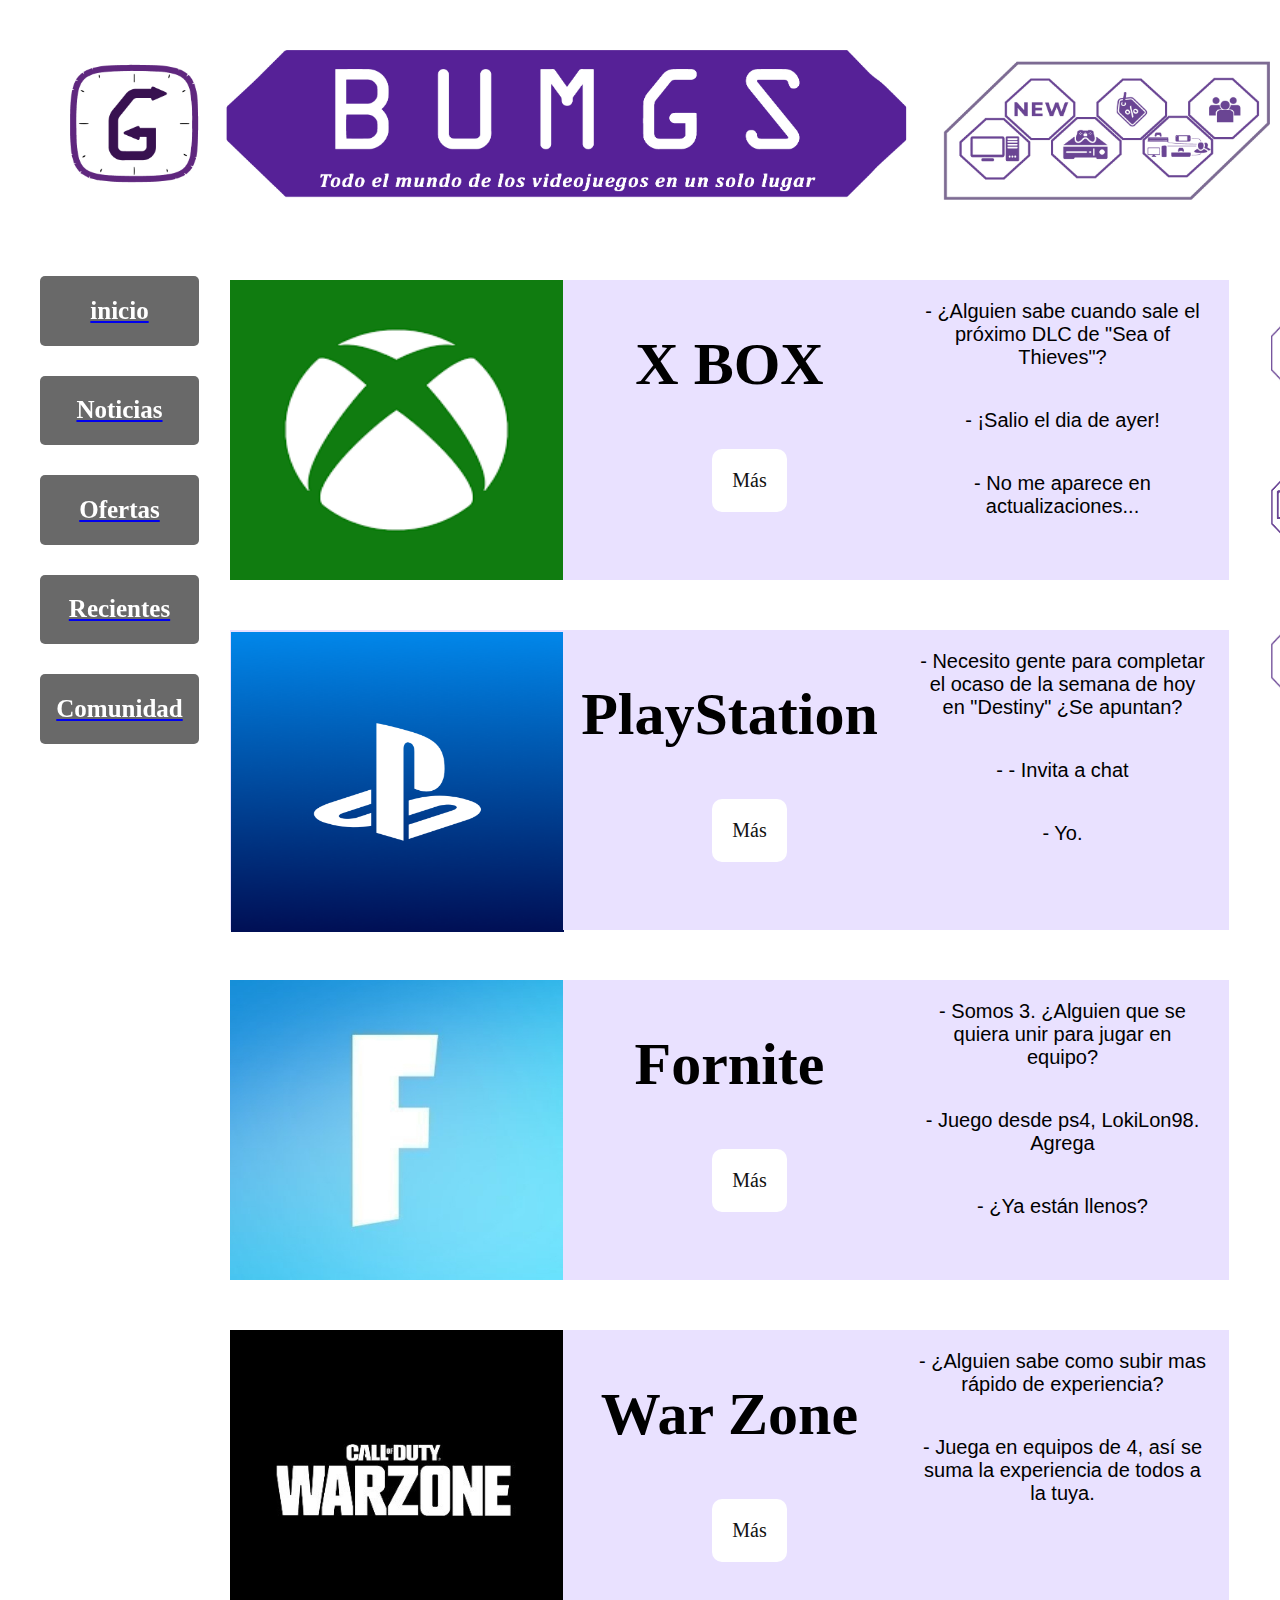
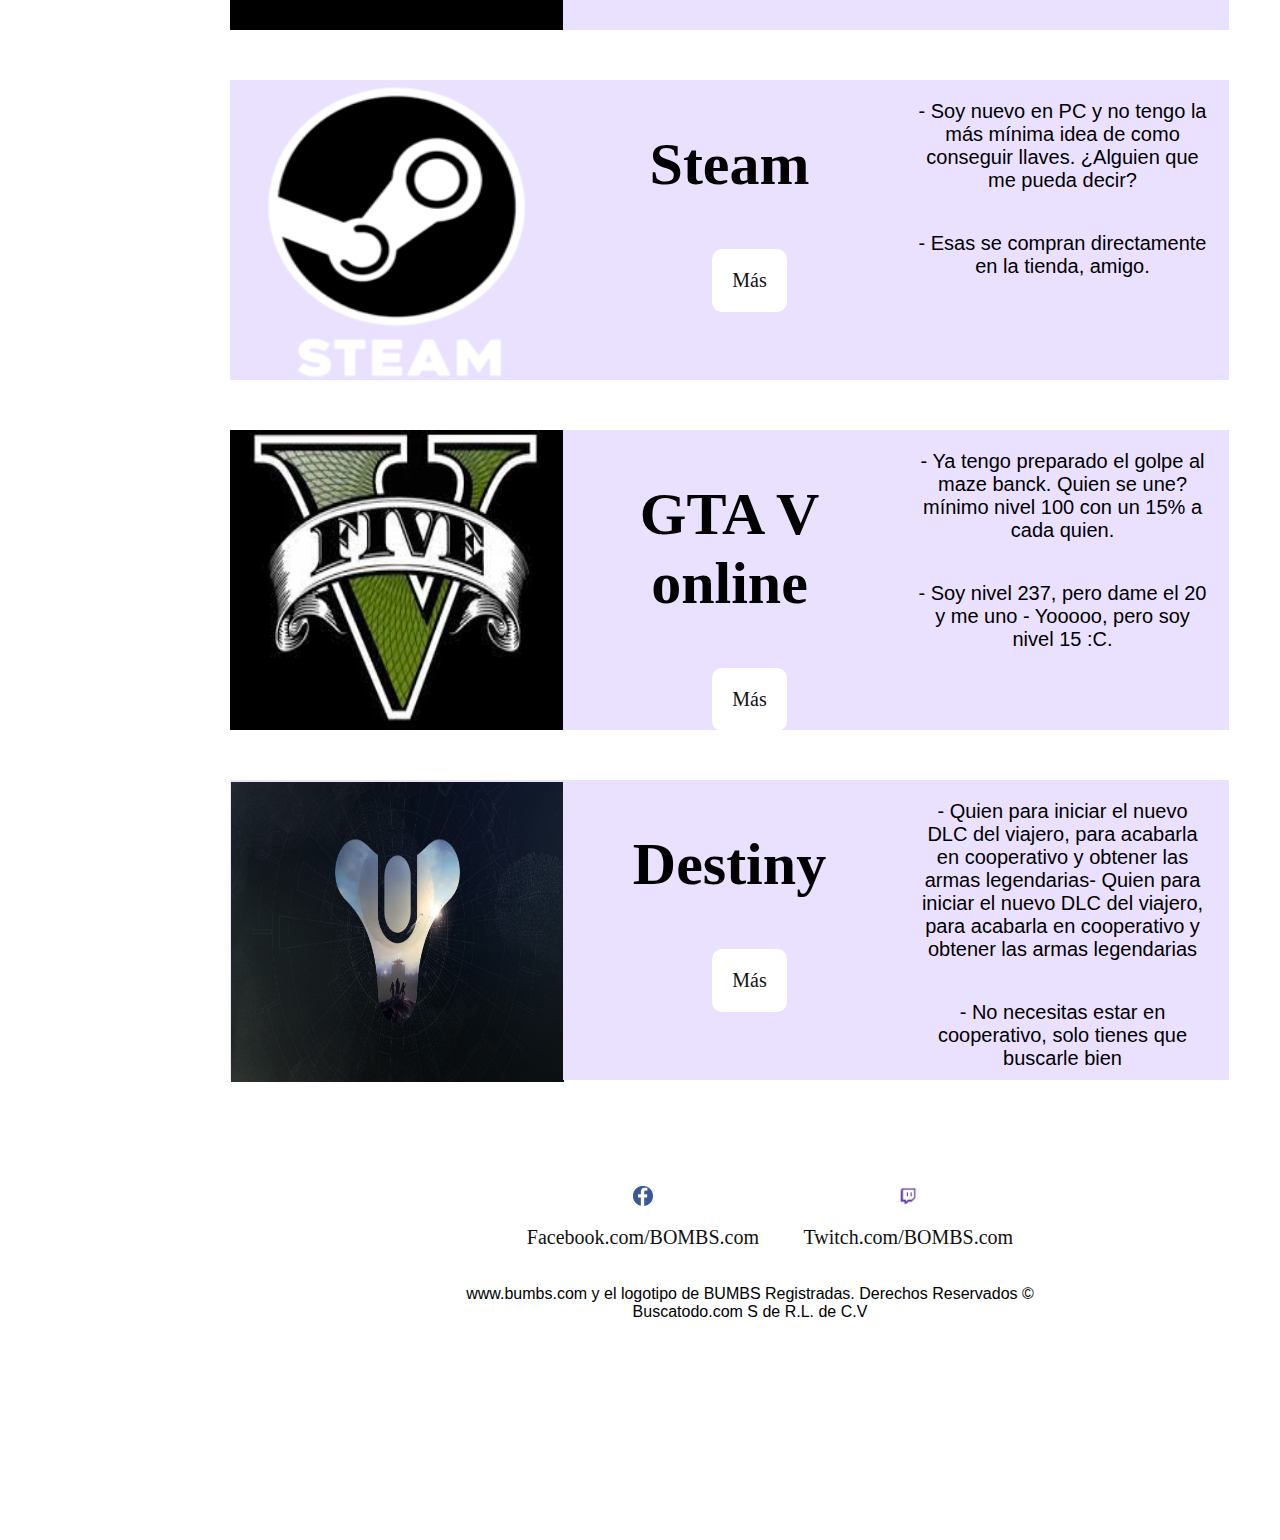
<file: comunidad/Comunidad.html>
<html>
<head>
  <title>Oferta</title>
  <link rel='stylesheet' href='comunidad.css'>
   
</head>
<body>

  <header>

        <img src="BANNER.jpg" width="1200px" height="150px"/>
       
  </header>
    
    <div>

        <div class="rapido">
            <ol>
                <li> <a href="#steam"><img src="ICONO%20PC.jpg" width="150px" height="150px"/></a></li>



                <li> <a href="#destino"><img src="icono%20multiplataforma.jpg" width="150px" height="150px"/> </a></li>



                <li> <a href="#play"><img src="icono%20consola.jpg" width="150px" height="150px"/></a> </li>


            </ol>
     

        </div>  
    </div>

  <nav>

        <nav class="boton">
              <ul>


                    <li> <a href="file:///D:/Documentos/School/7/aplicaciones%20internet/Pagina%20final/Inicio/index.html"><h1>inicio</h1></a> </li>



                    <li> <a href="file:///D:/Documentos/School/7/aplicaciones%20internet/Pagina%20final/Noticias/Not.html"><h1>Noticias</h1> </a></li>



                    <li><a href="file:///D:/Documentos/School/7/aplicaciones%20internet/Pagina%20final/ofertas/oferta.html#infinite"> <h1>Ofertas</h1> </a></li>



                    <li><a href="file:///D:/Documentos/School/7/aplicaciones%20internet/Pagina%20final/Recientes/Recientes.html"><h1> Recientes </h1></a></li>



                    <li> <a href="file:///D:/Documentos/School/7/aplicaciones%20internet/Pagina%20final/comunidad/Comunidad.html"><h1>Comunidad</h1></a> </li>

                </ul>
      </nav >

  </nav>



   <header>
       
        <section>


                       <img src="Xbox-Emblema.png" width="333px" height="300px" />

                </section>
                <section>

                      <h2>X BOX</h2>
                    <ol>
                        <li>
                   
                       <p>Más</p>
    
                        </li>
                     </ol> 

                </section>
                <section>


                      <p>- ¿Alguien sabe cuando sale el próximo DLC de "Sea of Thieves"?</p>

                      <p>- ¡Salio el dia de ayer!</p>

                      <p>- No me aparece en actualizaciones...</p>
        
        </section>
       
       <section>


                      <a ID="play"> <img src="play.png" width="333px" height="300px" /></a>

                </section>
                <section>

                      <h2>PlayStation </h2>
                    <ol>
                        <li>
                   
                       <p>Más</p>
    
                        </li>
                     </ol> 

                </section>
                <section>


                      <p>-  Necesito gente para completar el ocaso de la semana de hoy en "Destiny" ¿Se apuntan?</p>

                      <p>- - Invita a chat </p>

                      <p> - Yo.</p>
        
        </section>
       
       <section>


                      <img src="fornite.jpg" width="333px" height="300px" />

                </section>
                <section>

                      <h2>Fornite</h2>
                    <ol>
                        <li>
                   
                       <p>Más</p>
    
                        </li>
                     </ol> 

                </section>
                <section>


                      <p>- Somos 3. ¿Alguien que se quiera unir para jugar en equipo?</p>

                      <p>- Juego desde ps4, LokiLon98. Agrega</p>

                      <p>- ¿Ya están llenos?</p>
        
        </section>
       
       <section>


                      <img src="war%20zone.png" width="333px" height="300px" />

                </section>
                <section>

                      <h2>War Zone</h2>
                    <ol>
                        <li>
                   
                       <p>Más</p>
    
                        </li>
                     </ol> 

                </section>
                <section>


                      <p>- ¿Alguien sabe como subir mas rápido de experiencia?</p>

                      <p>- Juega en equipos de 4, así se suma la experiencia de todos a la tuya.</p>
        
        </section>
       
       <section>


                      <a ID="steam"> <img src="steam.png" width="333px" height="300px" /></a>

                </section>
                <section>

                      <h2>Steam</h2>
                    <ol>
                        <li>
                   
                       <p>Más</p>
    
                        </li>
                     </ol> 

                </section>
                <section>


                      <p>- Soy nuevo en PC y no tengo la más mínima idea de como conseguir llaves. ¿Alguien que me pueda decir?</p>

                      <p>- Esas se compran directamente en la tienda, amigo.</p>

        
        </section>
       
       <section>


                      <img src="gta.jpg" width="333px" height="300px" />

                </section>
                <section>

                      <h2>GTA V
                          online</h2>
                    <ol>
                        <li>
                   
                       <p>Más</p>
    
                        </li>
                     </ol> 

                </section>
                <section>


                      <p>- Ya tengo preparado el golpe al maze banck. Quien se une? mínimo nivel 100 con un 15% a cada quien.</p>

                      <p>- Soy nivel 237, pero dame el 20 y me uno
                        - Yooooo, pero soy nivel 15 :C.</p>

        
        </section>
       
       <section>


                        <a ID="destino"><img src="destiny.jpg" width="333px" height="300px" /></a>

                </section>
                <section>

                      <h2>Destiny</h2>
                    <ol>
                        <li>
                   
                       <p>Más</p>
    
                        </li>
                     </ol> 

                </section>
                <section>


                      <p>- Quien para iniciar el nuevo DLC del viajero, para acabarla en cooperativo y obtener las armas legendarias- Quien para iniciar el nuevo DLC del viajero, para acabarla en cooperativo y obtener las armas legendarias</p>

                      <p>- No necesitas estar en cooperativo, solo tienes que buscarle bien</p>

 
        
        </section>
       
      
       
    
    </header>
    
 
    
    <footer>
   
        <ol>
            <li><img src="FB.png"width="20px" height="20px" />
            <p>Facebook.com/BOMBS.com</p></li>


            <li><img src="TW%20(2).png"width="20px" height="20px" />
            <p>Twitch.com/BOMBS.com</p></li>

        </ol>
        www.bumbs.com y el logotipo de BUMBS  Registradas. Derechos Reservados © Buscatodo.com S de R.L. de C.V
          
    </footer>
    
</body>  
    
</html>
</file>
<file: comunidad/comunidad.css>
/*Breakpoints poara la configuracoión responsable*/


/*Desktop = 1025px*/

 @media only screen and (min-width:1025px){


html {
  font-size: 16px;
  font-family: 'Franklin Gothic Medium', sans-serif;
}

body{
    margin: 0 auto;
    width: 1500px;
    background-color: #ffffff;
    background-size: cover;
    background-repeat: no-repeat;
}

header{
    padding: 50px 100px 20px 70px;

        
}

section{
    width: 333px;
    height: 300px;
    float: left;
    justify-content: space-around;
    margin: 10px 0px 40px 0px;
    text-align: center;
    background-color: #E9E1FF;
}
    
     
section .notas{
    width: 1000px;
    height: 1500px;
    float: left;
}

h1 {

  color: #ffffff;
  font-size: 25px;
  text-align: center;
  font-family: Franklin Gothic Medium;
  text-transform: inherit;
}

h2 {
    max-width: 700PX;
   font-size: 60px;
   text-align: center;
   font-family: Franklin Gothic Medium;
}

     h2 span.resaltar{
         color: #390096;
         text-decoration: underline;
         text-transform: uppercase;
     }

p {
    padding: 20PX;
    font-size: 20PX;
  max-width: 300px;
  margin: 0 auto;
  text-align: center;
  font-family: Trebuchet MS:
}
     
        a{
        display: inherit;
        align-items: center;
        text-align: center;
        padding: 2px .5px;

        }


   ul > li{
        display: inherit;
        align-items: center;
        text-align: center;
        padding: 2px .5px;
        margin: 0px 1px 30px 0px;
        background-color: dimgrey;
        font-size: 16px;
        color: #ffffff;
        border-radius: 5px;
        }
     }


    ul > li:hover{
        display: inherit;
        padding: px px;
        background-color: #704C8E;
        font-size: 11px;
        }

nav {
    float:left;
    align-items: center;
    padding: 20px 30px 0px 0px;
    width: 200px;
    height: 2400px;

}
     nav .boton {
    float:left;
    align-items: center;
    width: 200px;
    height: 380px;
    position: sticky;
    position:-webkit-sticky;
    position: -mozz-sticky;
    position: -ms-sticky;
    position:  fixed;

}



footer{
    justify-content: center;
    align-items: center;
    text-align: center;
    float: left;
    margin: 30px 0px 0px 200px;
    width: 600px;
    height: 350px;
    background-color: #ffffff;
    padding: 20px 20px 20px 250px;
}
   ol > li{
        display: inline-block;
        padding: 0px 0px;
        background-color: #ffffff;
        color: #111111;
        font-size: 22;
        font-family: Trebuchet MS;
        border-radius: 10px;
}
         ol > li:hover{
        display: inherit;
        align-items: center;
        text-align: center;
        padding: 5px 2px;
        font-size: 22px;
        }

     div {
    float:right;
    align-items: center;
    padding: 20px 70px 0px 0px;
    width: 200px;
    height: 100%;

}
     
     div .rapido {
    float:right;
    align-items: center;
    width: 200px;
    height: 400px;
    position: sticky;
    position:-webkit-sticky;
    position: -mozz-sticky;
    position: -ms-sticky;
    position:  fixed;

}
</file>
